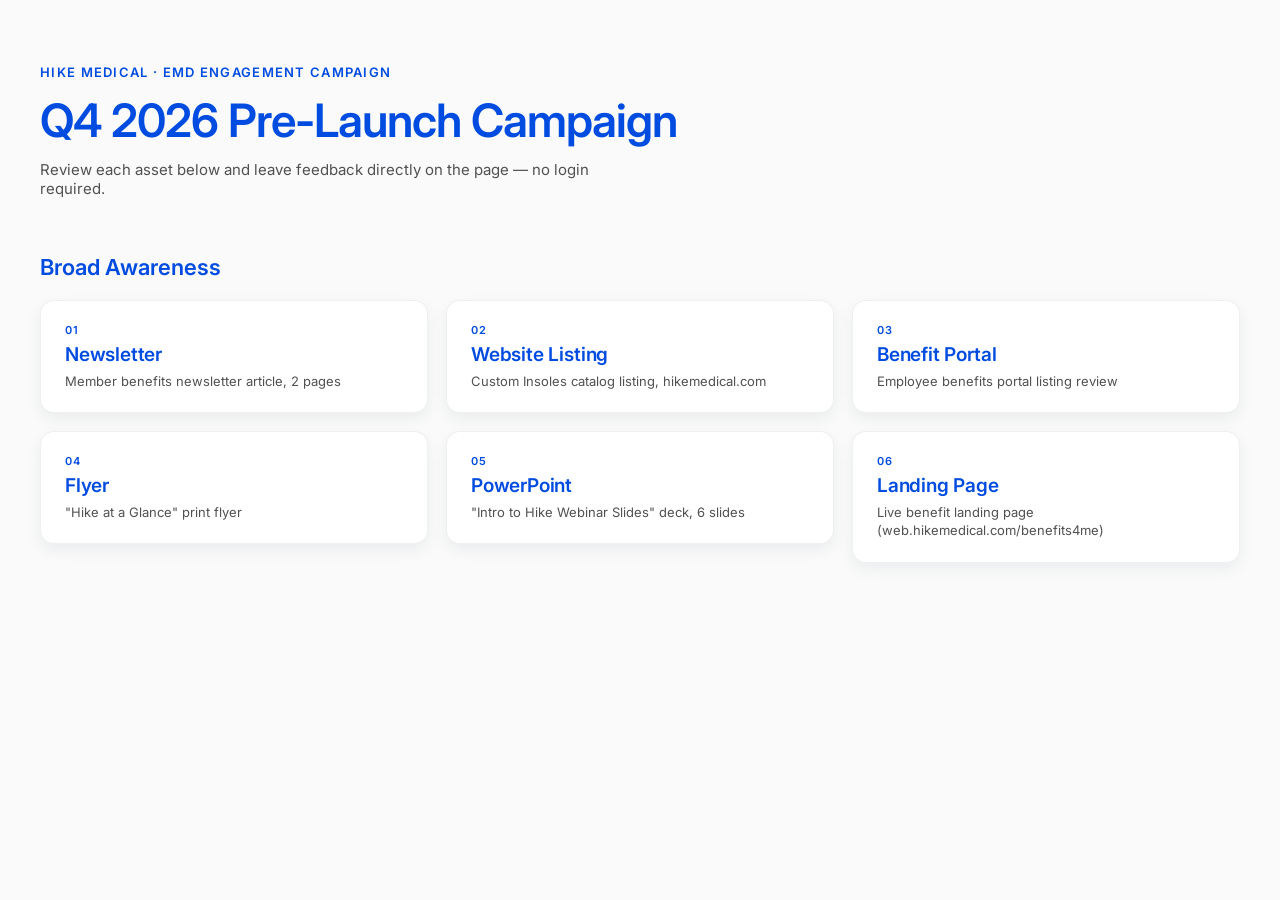
<file: index.html>
<!DOCTYPE html>
<html lang="en">
<head>
<meta charset="utf-8">
<meta name="viewport" content="width=device-width, initial-scale=1">
<title>EMD Q4 2026 Pre-Launch Campaign — Lookbook</title>
<link rel="preconnect" href="https://fonts.googleapis.com">
<link rel="preconnect" href="https://fonts.gstatic.com" crossorigin="">
<link href="https://fonts.googleapis.com/css2?family=Inter:wght@400;500;600&display=swap" rel="stylesheet">
<style>
  body { margin: 0; background: #F9FAF9; font-family: 'Inter', 'Helvetica Neue', Arial, sans-serif; }
  a { text-decoration: none; }
  .card { display:flex; flex-direction:column; gap:6px; background:#fff; border-radius:14px; padding:22px 24px; box-shadow:0 6px 16px rgba(0,20,66,0.06); border:1px solid rgba(0,0,0,0.06); transition:box-shadow 0.2s, transform 0.2s; }
  .card:hover { box-shadow:0 14px 32px rgba(0,20,66,0.14); transform:translateY(-2px); }
  .grid { display:grid; grid-template-columns:repeat(3,1fr); gap:18px; }
  @media (max-width: 900px) { .grid { grid-template-columns:repeat(2,1fr); } }
  @media (max-width: 620px) { .grid { grid-template-columns:1fr; } }
  .tag { font-size:11px; font-weight:600; letter-spacing:0.06em; text-transform:uppercase; color:#004BE0; }
  .name { font-size:19px; font-weight:600; color:#004BE0; letter-spacing:-0.01em; }
  .desc { font-size:13px; color:#515151; line-height:1.4; }
</style>
</head>
<body>

<div style="max-width:1240px; margin:0 auto; padding:64px 40px 100px;">

  <div style="margin-bottom:56px;">
    <div style="font-size:13px; font-weight:600; letter-spacing:0.1em; text-transform:uppercase; color:#004BE0; margin-bottom:12px;">Hike Medical &middot; EMD Engagement Campaign</div>
    <h1 style="margin:0 0 12px; font-weight:600; font-size:46px; letter-spacing:-0.02em; color:#004BE0;">Q4 2026 Pre-Launch Campaign</h1>
    <p style="margin:0; font-size:15px; color:#515151; max-width:560px;">Review each asset below and leave feedback directly on the page — no login required.</p>
  </div>

  <div>
    <h2 style="font-weight:600; font-size:22px; color:#004BE0; margin:0 0 20px;">Broad Awareness</h2>
    <div class="grid">
      <a href="newsletter.html"><div class="card"><span class="tag">01</span><span class="name">Newsletter</span><span class="desc">Member benefits newsletter article, 2 pages</span></div></a>
      <a href="website-listing.html"><div class="card"><span class="tag">02</span><span class="name">Website Listing</span><span class="desc">Custom Insoles catalog listing, hikemedical.com</span></div></a>
      <a href="custom-insoles.html"><div class="card"><span class="tag">03</span><span class="name">Benefit Portal</span><span class="desc">Employee benefits portal listing review</span></div></a>
      <a href="flyer.html"><div class="card"><span class="tag">04</span><span class="name">Flyer</span><span class="desc">"Hike at a Glance" print flyer</span></div></a>
      <a href="powerpoint.html"><div class="card"><span class="tag">05</span><span class="name">PowerPoint</span><span class="desc">"Intro to Hike Webinar Slides" deck, 6 slides</span></div></a>
      <a href="https://web.hikemedical.com/benefits4me" target="_blank" rel="noopener"><div class="card"><span class="tag">06</span><span class="name">Landing Page</span><span class="desc">Live benefit landing page (web.hikemedical.com/benefits4me)</span></div></a>
    </div>
  </div>

</div>
</body>
</html>
</file>
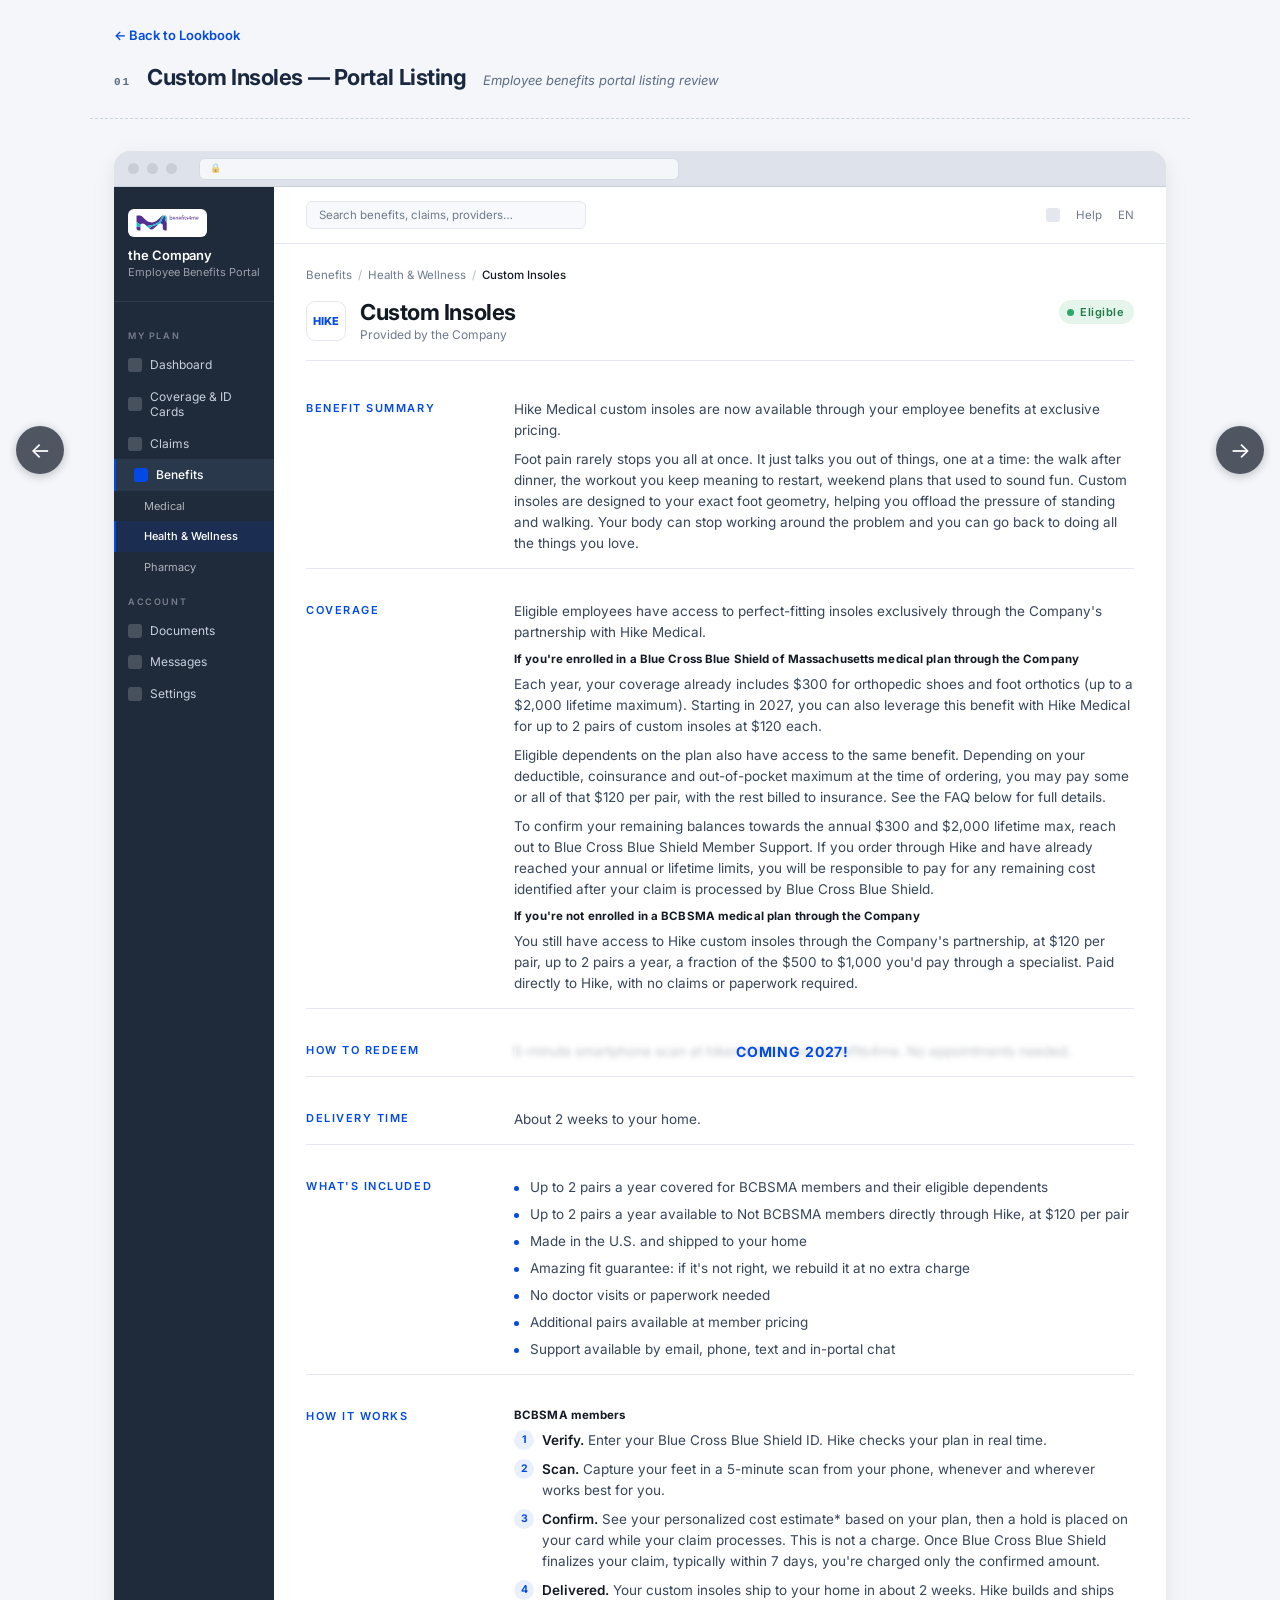
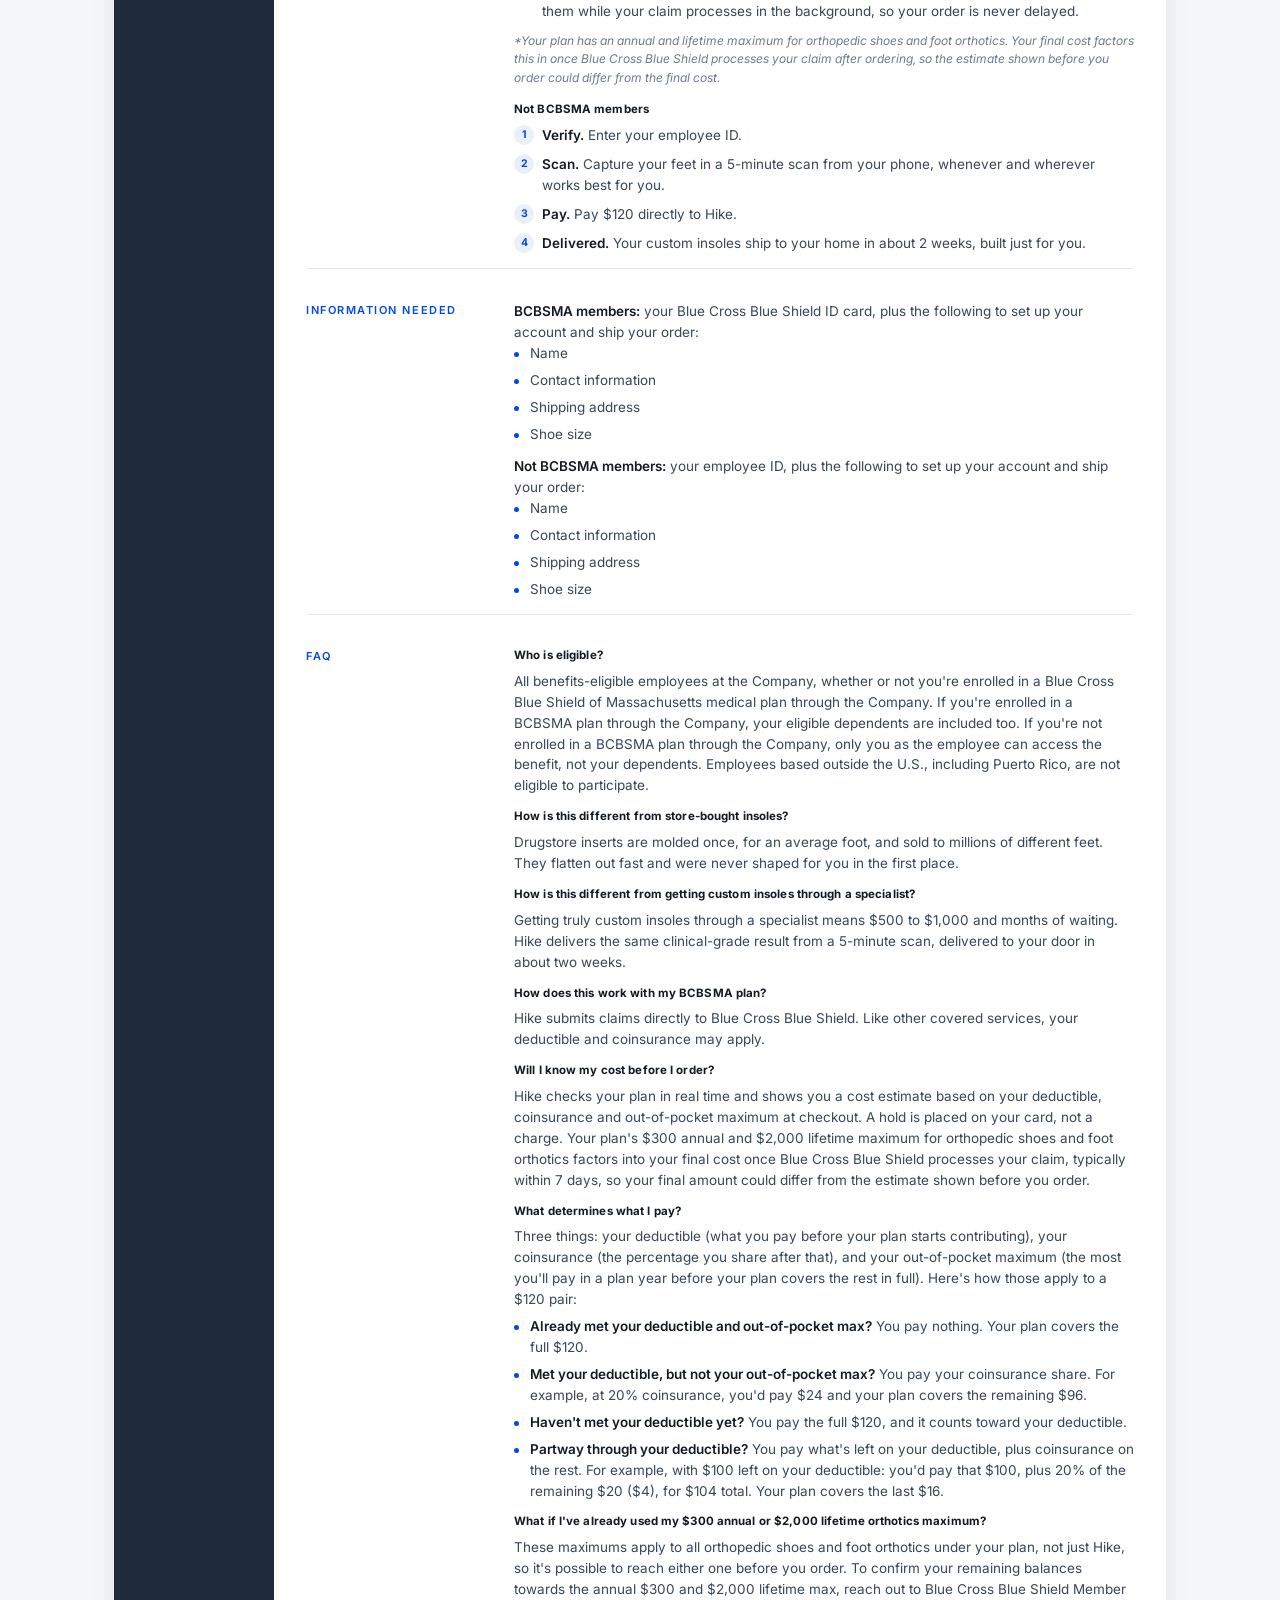
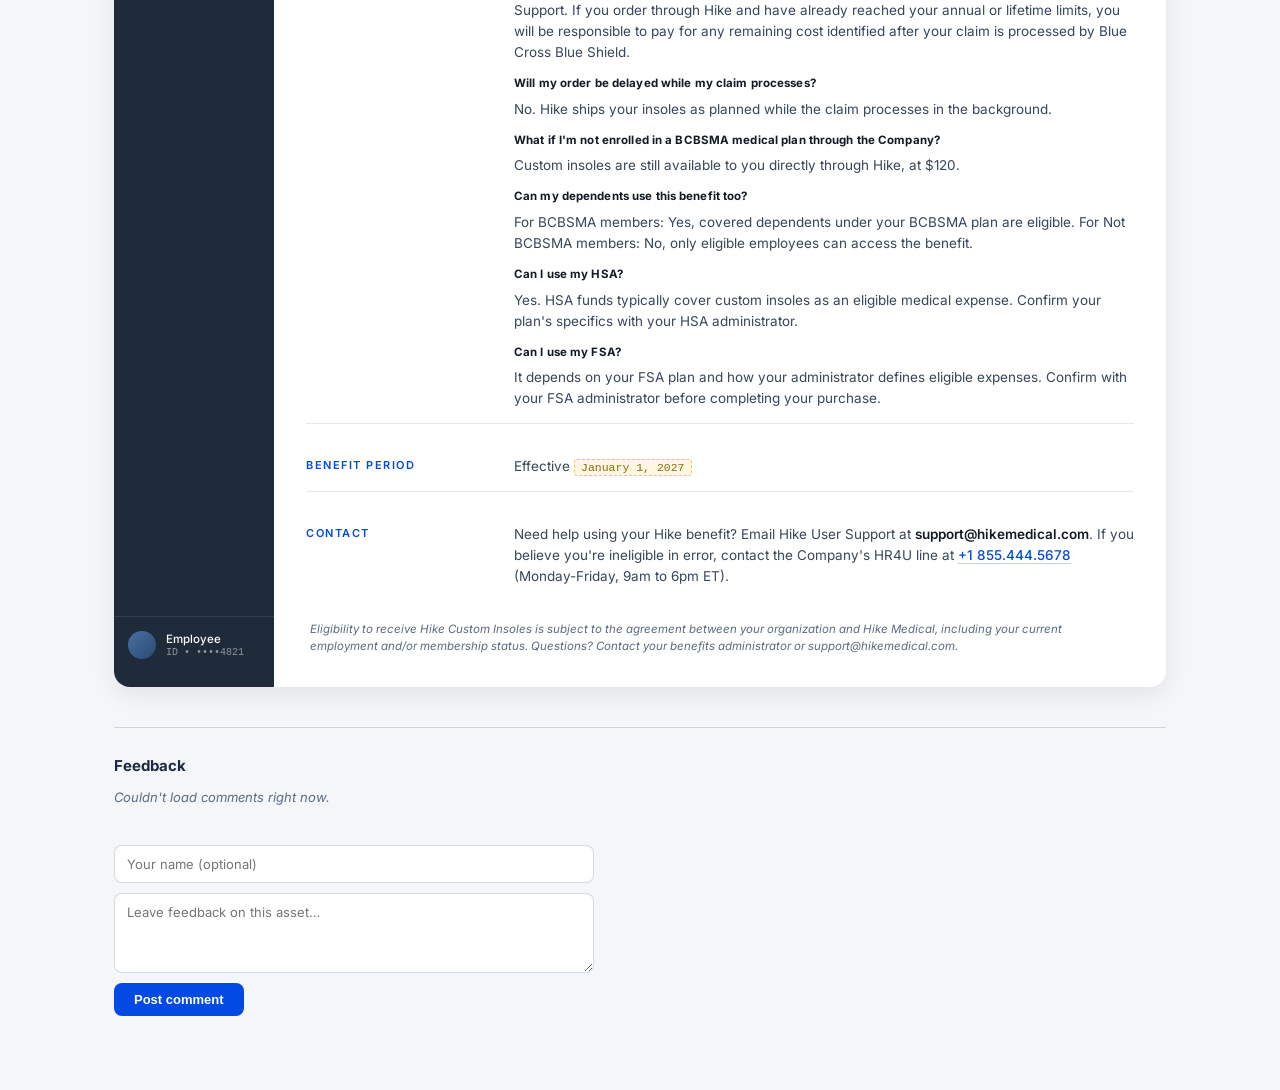
<file: custom-insoles.html>
<!DOCTYPE html>
<html lang="en">
<head>
<meta charset="utf-8">
<meta name="viewport" content="width=device-width,initial-scale=1">
<title>Custom Insoles — Portal Listing Review | EMD Lookbook</title>
<link rel="preconnect" href="https://fonts.googleapis.com">
<link rel="preconnect" href="https://fonts.gstatic.com" crossorigin="">
<link href="https://fonts.googleapis.com/css2?family=Inter:wght@400;500;600;700&display=swap" rel="stylesheet">
<link rel="stylesheet" href="css/style.css">
<style>
  :root {
    --primary-navy: #1A3A5C;
    --accent-blue:  #2D6BE4;
    --hike-blue:    #024AE3;
    --light-bg:     #F4F6F9;
    --canvas-p:     #F0F2F5;
    --paper-p:      #FFFFFF;
    --body-text:    #1A2840;
    --muted:        #5B6B82;
    --hairline-p:   rgba(26, 58, 92, 0.10);
    --hairline-strong-p: rgba(26, 58, 92, 0.18);

    --portal-bg:        #EEF1F5;
    --portal-surface:   #FFFFFF;
    --portal-rail:      #1F2A3A;
    --portal-rail-soft: #2A384B;
    --portal-rail-text: #C8D0DC;
    --portal-accent:    #024AE3;
    --portal-ink:       #131A24;
    --portal-ink-2:     #38465A;
    --portal-muted:     #6E7B8F;
    --portal-line:      #E4E8EE;
    --portal-row-alt:   #F7F9FC;
    --portal-eligible-bg: #E5F5EC;
    --portal-eligible-fg: #1F7A45;
    --portal-eligible-dot: #2EA868;
  }
  img { max-width: 100%; display: block; }

  .pair { display: grid; grid-template-columns: 1fr; gap: 40px; align-items: start; max-width: 1400px; }
  .col { display: flex; flex-direction: column; }

  .portal {
    background: var(--portal-bg);
    border-radius: 16px;
    overflow: hidden;
    box-shadow: 0 8px 24px rgba(0,0,0,0.08);
    display: grid;
    grid-template-columns: 160px 1fr;
    min-height: 880px;
  }

  .portal-window {
    grid-column: 1 / -1;
    height: 36px;
    background: #DEE3EB;
    border-bottom: 1px solid #C8CFD9;
    display: flex; align-items: center;
    padding: 0 14px;
    gap: 8px;
  }
  .portal-window .dot { width: 11px; height: 11px; border-radius: 50%; background: #C9CED6; }
  .portal-window .url {
    margin-left: 14px;
    background: #F4F6F9;
    border: 1px solid #D5DBE4;
    border-radius: 6px;
    height: 22px;
    flex: 1;
    max-width: 480px;
    display: flex; align-items: center;
    padding: 0 10px;
    font-family: ui-monospace,'SF Mono',Menlo,monospace;
    font-size: 11px;
    color: var(--portal-muted);
  }
  .portal-window .url::before { content: "🔒"; font-size: 9px; margin-right: 6px; opacity: 0.6; }

  .portal-rail { background: var(--portal-rail); color: var(--portal-rail-text); padding: 22px 0; display: flex; flex-direction: column; }
  .portal-rail .brand { padding: 0 14px 22px; border-bottom: 1px solid rgba(255,255,255,0.08); margin-bottom: 14px; }
  .portal-rail .brand .org-mark {
    width: 32px; height: 32px;
    background: var(--portal-accent);
    border-radius: 8px;
    display: flex; align-items: center; justify-content: center;
    color: #fff; font-weight: 700; font-size: 11px;
    letter-spacing: -0.01em;
    margin-bottom: 10px;
  }
  .portal-rail .brand .org-name { font-size: 13px; font-weight: 600; color: #fff; letter-spacing: -0.005em; }
  .portal-rail .brand .org-sub { font-size: 11px; color: rgba(255,255,255,0.55); margin-top: 2px; }
  .portal-rail .nav-label { font-size: 9px; letter-spacing: 0.18em; text-transform: uppercase; font-weight: 600; color: rgba(255,255,255,0.4); padding: 14px 14px 8px; }
  .portal-rail nav a { display: flex; align-items: center; gap: 8px; padding: 8px 14px; font-size: 12px; color: var(--portal-rail-text); text-decoration: none; line-height: 1.3; }
  .portal-rail nav a .icn { width: 14px; height: 14px; flex-shrink: 0; border-radius: 3px; background: rgba(255,255,255,0.18); }
  .portal-rail nav a.active { background: var(--portal-rail-soft); color: #fff; font-weight: 500; border-left: 2px solid var(--portal-accent); padding-left: 18px; }
  .portal-rail nav a.active .icn { background: var(--portal-accent); }
  .portal-rail nav a.sub { padding-left: 30px; font-size: 11px; color: rgba(255,255,255,0.65); }
  .portal-rail nav a.sub.active { color: #fff; font-weight: 500; background: rgba(2,74,227,0.14); border-left: 2px solid var(--portal-accent); padding-left: 28px; }

  .portal-rail .member-card { margin-top: auto; padding: 14px 14px 6px; border-top: 1px solid rgba(255,255,255,0.08); display: flex; align-items: center; gap: 10px; }
  .portal-rail .member-card .avatar { width: 28px; height: 28px; border-radius: 50%; background: linear-gradient(135deg, #4A6FA5, #2A4A6E); flex-shrink: 0; }
  .portal-rail .member-card .who { font-size: 11.5px; color: #fff; font-weight: 500; }
  .portal-rail .member-card .id { font-size: 10px; color: rgba(255,255,255,0.5); font-family: ui-monospace,'SF Mono',Menlo,monospace; margin-top: 1px; }

  .portal-main { background: var(--portal-surface); padding: 0; display: flex; flex-direction: column; }
  .portal-topbar { display: flex; align-items: center; justify-content: space-between; padding: 14px 32px; border-bottom: 1px solid var(--portal-line); font-size: 12px; color: var(--portal-muted); }
  .portal-topbar .search { background: var(--portal-row-alt); border: 1px solid var(--portal-line); border-radius: 6px; padding: 6px 12px; width: 280px; font-size: 11.5px; color: var(--portal-muted); }
  .portal-topbar .top-right { display: flex; align-items: center; gap: 16px; font-size: 11.5px; }
  .portal-topbar .bell { width: 14px; height: 14px; border-radius: 3px; background: var(--portal-line); }

  .portal-body { padding: 24px 32px 32px; flex: 1; }
  .portal-crumbs { font-size: 11.5px; color: var(--portal-muted); margin-bottom: 18px; display: flex; align-items: center; gap: 6px; flex-wrap: wrap; }
  .portal-crumbs .sep { opacity: 0.55; }
  .portal-crumbs .here { color: var(--portal-ink); font-weight: 500; }

  .portal-header { display: flex; align-items: flex-start; justify-content: space-between; gap: 24px; padding-bottom: 18px; border-bottom: 1px solid var(--portal-line); margin-bottom: 24px; }
  .portal-title-row { display: flex; align-items: center; gap: 14px; }
  .portal-title-row .logo-mark { width: 40px; height: 40px; border-radius: 9px; background: #fff; border: 1px solid var(--portal-line); display: flex; align-items: center; justify-content: center; flex-shrink: 0; overflow: hidden; }
  .portal-title h3 { font-size: 22px; font-weight: 700; letter-spacing: -0.02em; color: var(--portal-ink); line-height: 1.15; }
  .portal-title .vendor { font-size: 12px; color: var(--portal-muted); margin-top: 2px; }

  .pill-eligible { display: inline-flex; align-items: center; gap: 6px; background: var(--portal-eligible-bg); color: var(--portal-eligible-fg); font-size: 11px; font-weight: 600; letter-spacing: 0.04em; padding: 5px 10px 5px 8px; border-radius: 999px; flex-shrink: 0; }
  .pill-eligible::before { content: ""; width: 7px; height: 7px; border-radius: 50%; background: var(--portal-eligible-dot); }

  .dl { display: grid; grid-template-columns: 1fr; gap: 18px; }
  .dl .row { display: grid; grid-template-columns: 180px 1fr; gap: 28px; padding: 14px 0; border-bottom: 1px solid var(--portal-line); align-items: start; }
  .dl .row:last-of-type { border-bottom: none; }
  .dl dt { font-size: 11px; letter-spacing: 0.14em; text-transform: uppercase; color: var(--portal-accent); font-weight: 600; padding-top: 2px; }
  .dl dd { font-size: 13.5px; line-height: 1.55; color: var(--portal-ink-2); }
  .dl dd p + p { margin-top: 8px; }
  .dl dd ul { list-style: none; padding: 0; margin: 0; display: flex; flex-direction: column; gap: 6px; }
  .dl dd ul li { position: relative; padding-left: 16px; }
  .dl dd ul li::before { content: ""; position: absolute; left: 0; top: 9px; width: 5px; height: 5px; background: var(--portal-accent); border-radius: 50%; }
  .dl dd ol { list-style: none; padding: 0; margin: 0; counter-reset: step; display: flex; flex-direction: column; gap: 8px; }
  .dl dd ol li { counter-increment: step; position: relative; padding-left: 28px; }
  .dl dd ol li::before { content: counter(step); position: absolute; left: 0; top: 0; width: 20px; height: 20px; background: #EAF0FB; color: var(--portal-accent); font-size: 10.5px; font-weight: 700; border-radius: 50%; display: flex; align-items: center; justify-content: center; font-family: 'Inter', sans-serif; }
  .dl dd a.url-link { color: var(--portal-accent); text-decoration: none; font-weight: 500; border-bottom: 1px solid rgba(2,74,227,0.25); }
  .dl dd .placeholder { background: #FFF6E0; color: #8A6B12; font-family: ui-monospace,'SF Mono',Menlo,monospace; font-size: 11.5px; padding: 1px 6px; border-radius: 3px; border: 1px dashed #E8C868; }
  .dl dd .strong { color: var(--portal-ink); font-weight: 600; }
  .dl dd .subhead { display: block; font-size: 11.5px; font-weight: 700; color: var(--portal-ink); margin-bottom: 6px; letter-spacing: 0.01em; }

  .portal-footer-info { margin-top: 24px; padding: 14px 16px; background: var(--portal-row-alt); border: 1px solid var(--portal-line); border-radius: 8px; display: flex; align-items: flex-start; gap: 12px; font-size: 12px; color: var(--portal-muted); line-height: 1.5; }
  .portal-footer-info .ico { width: 16px; height: 16px; flex-shrink: 0; border-radius: 50%; background: var(--portal-line); color: var(--portal-muted); font-size: 10px; font-weight: 700; display: flex; align-items: center; justify-content: center; margin-top: 1px; }

  .portal-disclaimer { margin-top: 20px; font-size: 11.5px; font-style: italic; color: var(--muted); line-height: 1.5; padding: 0 4px; }
</style>
</head>
<body>

<div class="subpage-bar"><a href="index.html">← Back to Lookbook</a></div>
<div class="subpage-title">
  <span class="num">01</span>
  <h2>Custom Insoles — Portal Listing</h2>
  <span class="desc">Employee benefits portal listing review</span>
</div>

<div class="subpage-content">

  <div style="max-width:1400px; margin:0 auto;">
    <div class="portal">
            <div class="portal-window">
              <span class="dot"></span><span class="dot"></span><span class="dot"></span>
              <div class="url"></div>
            </div>

            <aside class="portal-rail">
              <div class="brand">
                <div style="background:#fff; border-radius:6px; padding:6px 8px; display:inline-flex; align-items:center; margin-bottom:10px;"><img src="assets/emd-logo.svg" alt="the Company" style="height:16px; width:auto; display:block;"></div>
                <div class="org-name">the Company</div>
                <div class="org-sub">Employee Benefits Portal</div>
              </div>
              <div class="nav-label">My Plan</div>
              <nav>
                <a href="#"><span class="icn"></span>Dashboard</a>
                <a href="#"><span class="icn"></span>Coverage &amp; ID Cards</a>
                <a href="#"><span class="icn"></span>Claims</a>
                <a href="#" class="active"><span class="icn"></span>Benefits</a>
                <a href="#" class="sub">Medical</a>
                <a href="#" class="sub active">Health &amp; Wellness</a>
                <a href="#" class="sub">Pharmacy</a>
              </nav>
              <div class="nav-label">Account</div>
              <nav>
                <a href="#"><span class="icn"></span>Documents</a>
                <a href="#"><span class="icn"></span>Messages</a>
                <a href="#"><span class="icn"></span>Settings</a>
              </nav>

              <div class="member-card">
                <div class="avatar"></div>
                <div>
                  <div class="who">Employee</div>
                  <div class="id">ID • ••••4821</div>
                </div>
              </div>
            </aside>

            <div class="portal-main">
              <div class="portal-topbar">
                <div class="search">Search benefits, claims, providers…</div>
                <div class="top-right">
                  <span class="bell"></span>
                  <span>Help</span>
                  <span>EN</span>
                </div>
              </div>

              <div class="portal-body">
                <div class="portal-crumbs">
                  <span>Benefits</span><span class="sep">/</span>
                  <span>Health &amp; Wellness</span><span class="sep">/</span>
                  <span class="here">Custom Insoles</span>
                </div>

                <div class="portal-header">
                  <div class="portal-title-row">
                    <div class="logo-mark"><span style="font-family:Inter,sans-serif;font-weight:800;font-size:11px;letter-spacing:-0.02em;color:#024AE3;">HIKE</span></div>
                    <div class="portal-title">
                      <h3>Custom Insoles</h3>
                      <div class="vendor">Provided by the Company</div>
                    </div>
                  </div>
                  <span class="pill-eligible">Eligible</span>
                </div>

                <dl class="dl">
                  <div class="row">
                    <dt>Benefit Summary</dt>
                    <dd>
                      <p>Hike Medical custom insoles are now available through your employee benefits at exclusive pricing.</p>
                      <p>Foot pain rarely stops you all at once. It just talks you out of things, one at a time: the walk after dinner, the workout you keep meaning to restart, weekend plans that used to sound fun. Custom insoles are designed to your exact foot geometry, helping you offload the pressure of standing and walking. Your body can stop working around the problem and you can go back to doing all the things you love.</p>
                    </dd>
                  </div>

                  <div class="row">
                    <dt>Coverage</dt>
                    <dd>
                      <p>Eligible employees have access to perfect-fitting insoles exclusively through the Company's partnership with Hike Medical.</p>
                      <p><span class="subhead">If you're enrolled in a Blue Cross Blue Shield of Massachusetts medical plan through the Company</span>Each year, your coverage already includes $300 for orthopedic shoes and foot orthotics (up to a $2,000 lifetime maximum). Starting in 2027, you can also leverage this benefit with Hike Medical for up to 2 pairs of custom insoles at $120 each.</p>
                      <p>Eligible dependents on the plan also have access to the same benefit. Depending on your deductible, coinsurance and out-of-pocket maximum at the time of ordering, you may pay some or all of that $120 per pair, with the rest billed to insurance. See the FAQ below for full details.</p>
                      <p>To confirm your remaining balances towards the annual $300 and $2,000 lifetime max, reach out to Blue Cross Blue Shield Member Support. If you order through Hike and have already reached your annual or lifetime limits, you will be responsible to pay for any remaining cost identified after your claim is processed by Blue Cross Blue Shield.</p>
                      <p><span class="subhead">If you're not enrolled in a BCBSMA medical plan through the Company</span>You still have access to Hike custom insoles through the Company's partnership, at $120 per pair, up to 2 pairs a year, a fraction of the $500 to $1,000 you'd pay through a specialist. Paid directly to Hike, with no claims or paperwork required.</p>
                    </dd>
                  </div>

                  <div class="row">
                    <dt>How to Redeem</dt>
                    <dd>
                      <div style="position:relative; display:inline-block; border-radius:6px;">
                        <div style="filter:blur(2.6px); opacity:0.72;">5-minute smartphone scan at hikemedical.com/benefits4me. No appointments needed.</div>
                        <div style="position:absolute; inset:0; display:flex; align-items:center; justify-content:center; background:rgba(255,255,255,0.55); border-radius:inherit; pointer-events:none;"><span style="font-weight:700; font-size:14px; letter-spacing:0.06em; color:var(--portal-accent); text-transform:uppercase; text-align:center;">Coming 2027!</span></div>
                      </div>
                    </dd>
                  </div>

                  <div class="row">
                    <dt>Delivery Time</dt>
                    <dd>About 2 weeks to your home.</dd>
                  </div>

                  <div class="row">
                    <dt>What's Included</dt>
                    <dd>
                      <ul>
                        <li>Up to 2 pairs a year covered for BCBSMA members and their eligible dependents</li>
                        <li>Up to 2 pairs a year available to Not BCBSMA members directly through Hike, at $120 per pair</li>
                        <li>Made in the U.S. and shipped to your home</li>
                        <li>Amazing fit guarantee: if it's not right, we rebuild it at no extra charge</li>
                        <li>No doctor visits or paperwork needed</li>
                        <li>Additional pairs available at member pricing</li>
                        <li>Support available by email, phone, text and in-portal chat</li>
                      </ul>
                    </dd>
                  </div>

                  <div class="row">
                    <dt>How It Works</dt>
                    <dd>
                      <p><span class="subhead">BCBSMA members</span></p>
                      <ol>
                        <li><span class="strong">Verify.</span> Enter your Blue Cross Blue Shield ID. Hike checks your plan in real time.</li>
                        <li><span class="strong">Scan.</span> Capture your feet in a 5-minute scan from your phone, whenever and wherever works best for you.</li>
                        <li><span class="strong">Confirm.</span> See your personalized cost estimate* based on your plan, then a hold is placed on your card while your claim processes. This is not a charge. Once Blue Cross Blue Shield finalizes your claim, typically within 7 days, you're charged only the confirmed amount.</li>
                        <li><span class="strong">Delivered.</span> Your custom insoles ship to your home in about 2 weeks. Hike builds and ships them while your claim processes in the background, so your order is never delayed.</li>
                      </ol>
                      <p style="margin-top:10px; font-size:12px; color:var(--portal-muted); font-style:italic;">*Your plan has an annual and lifetime maximum for orthopedic shoes and foot orthotics. Your final cost factors this in once Blue Cross Blue Shield processes your claim after ordering, so the estimate shown before you order could differ from the final cost.</p>
                      <p style="margin-top:14px;"><span class="subhead">Not BCBSMA members</span></p>
                      <ol>
                        <li><span class="strong">Verify.</span> Enter your employee ID.</li>
                        <li><span class="strong">Scan.</span> Capture your feet in a 5-minute scan from your phone, whenever and wherever works best for you.</li>
                        <li><span class="strong">Pay.</span> Pay $120 directly to Hike.</li>
                        <li><span class="strong">Delivered.</span> Your custom insoles ship to your home in about 2 weeks, built just for you.</li>
                      </ol>
                    </dd>
                  </div>

                  <div class="row">
                    <dt>Information Needed</dt>
                    <dd>
                      <p><span class="strong">BCBSMA members:</span> your Blue Cross Blue Shield ID card, plus the following to set up your account and ship your order:</p>
                      <ul>
                        <li>Name</li>
                        <li>Contact information</li>
                        <li>Shipping address</li>
                        <li>Shoe size</li>
                      </ul>
                      <p style="margin-top:12px;"><span class="strong">Not BCBSMA members:</span> your employee ID, plus the following to set up your account and ship your order:</p>
                      <ul>
                        <li>Name</li>
                        <li>Contact information</li>
                        <li>Shipping address</li>
                        <li>Shoe size</li>
                      </ul>
                    </dd>
                  </div>

                  <div class="row">
                    <dt>FAQ</dt>
                    <dd>
                      <p><span class="subhead">Who is eligible?</span>All benefits-eligible employees at the Company, whether or not you're enrolled in a Blue Cross Blue Shield of Massachusetts medical plan through the Company. If you're enrolled in a BCBSMA plan through the Company, your eligible dependents are included too. If you're not enrolled in a BCBSMA plan through the Company, only you as the employee can access the benefit, not your dependents. Employees based outside the U.S., including Puerto Rico, are not eligible to participate.</p>
                      <p style="margin-top:12px;"><span class="subhead">How is this different from store-bought insoles?</span>Drugstore inserts are molded once, for an average foot, and sold to millions of different feet. They flatten out fast and were never shaped for you in the first place.</p>
                      <p style="margin-top:12px;"><span class="subhead">How is this different from getting custom insoles through a specialist?</span>Getting truly custom insoles through a specialist means $500 to $1,000 and months of waiting. Hike delivers the same clinical-grade result from a 5-minute scan, delivered to your door in about two weeks.</p>
                      <p style="margin-top:12px;"><span class="subhead">How does this work with my BCBSMA plan?</span>Hike submits claims directly to Blue Cross Blue Shield. Like other covered services, your deductible and coinsurance may apply.</p>
                      <p style="margin-top:12px;"><span class="subhead">Will I know my cost before I order?</span>Hike checks your plan in real time and shows you a cost estimate based on your deductible, coinsurance and out-of-pocket maximum at checkout. A hold is placed on your card, not a charge. Your plan's $300 annual and $2,000 lifetime maximum for orthopedic shoes and foot orthotics factors into your final cost once Blue Cross Blue Shield processes your claim, typically within 7 days, so your final amount could differ from the estimate shown before you order.</p>
                      <p style="margin-top:12px;"><span class="subhead">What determines what I pay?</span>Three things: your deductible (what you pay before your plan starts contributing), your coinsurance (the percentage you share after that), and your out-of-pocket maximum (the most you'll pay in a plan year before your plan covers the rest in full). Here's how those apply to a $120 pair:</p>
                      <ul style="margin-top:6px;">
                        <li><span class="strong">Already met your deductible and out-of-pocket max?</span> You pay nothing. Your plan covers the full $120.</li>
                        <li><span class="strong">Met your deductible, but not your out-of-pocket max?</span> You pay your coinsurance share. For example, at 20% coinsurance, you'd pay $24 and your plan covers the remaining $96.</li>
                        <li><span class="strong">Haven't met your deductible yet?</span> You pay the full $120, and it counts toward your deductible.</li>
                        <li><span class="strong">Partway through your deductible?</span> You pay what's left on your deductible, plus coinsurance on the rest. For example, with $100 left on your deductible: you'd pay that $100, plus 20% of the remaining $20 ($4), for $104 total. Your plan covers the last $16.</li>
                      </ul>
                      <p style="margin-top:12px;"><span class="subhead">What if I've already used my $300 annual or $2,000 lifetime orthotics maximum?</span>These maximums apply to all orthopedic shoes and foot orthotics under your plan, not just Hike, so it's possible to reach either one before you order. To confirm your remaining balances towards the annual $300 and $2,000 lifetime max, reach out to Blue Cross Blue Shield Member Support. If you order through Hike and have already reached your annual or lifetime limits, you will be responsible to pay for any remaining cost identified after your claim is processed by Blue Cross Blue Shield.</p>
                      <p style="margin-top:12px;"><span class="subhead">Will my order be delayed while my claim processes?</span>No. Hike ships your insoles as planned while the claim processes in the background.</p>
                      <p style="margin-top:12px;"><span class="subhead">What if I'm not enrolled in a BCBSMA medical plan through the Company?</span>Custom insoles are still available to you directly through Hike, at $120.</p>
                      <p style="margin-top:12px;"><span class="subhead">Can my dependents use this benefit too?</span>For BCBSMA members: Yes, covered dependents under your BCBSMA plan are eligible. For Not BCBSMA members: No, only eligible employees can access the benefit.</p>
                      <p style="margin-top:12px;"><span class="subhead">Can I use my HSA?</span>Yes. HSA funds typically cover custom insoles as an eligible medical expense. Confirm your plan's specifics with your HSA administrator.</p>
                      <p style="margin-top:12px;"><span class="subhead">Can I use my FSA?</span>It depends on your FSA plan and how your administrator defines eligible expenses. Confirm with your FSA administrator before completing your purchase.</p>
                    </dd>
                  </div>

                  <div class="row">
                    <dt>Benefit Period</dt>
                    <dd>Effective <span class="placeholder">January 1, 2027</span></dd>
                  </div>

                  <div class="row">
                    <dt>Contact</dt>
                    <dd>Need help using your Hike benefit? Email Hike User Support at <span class="strong">support@hikemedical.com</span>. If you believe you're ineligible in error, contact the Company's HR4U line at <a class="url-link" href="tel:+18554445678">+1 855.444.5678</a> (Monday-Friday, 9am to 6pm ET).</dd>
                  </div>
                </dl>

                <p class="portal-disclaimer">
                  Eligibility to receive Hike Custom Insoles is subject to the agreement between your organization and Hike Medical, including your current employment and/or membership status. Questions? Contact your benefits administrator or support@hikemedical.com.
                </p>
              </div>
            </div>
          </div>
    </div>

  <div id="comments-root" data-page="custom-insoles"></div>
</div>

<script src="js/comments-config.js"></script>
<script src="js/comments.js"></script>
<script src="js/nav.js"></script>
</body>
</html>
</file>
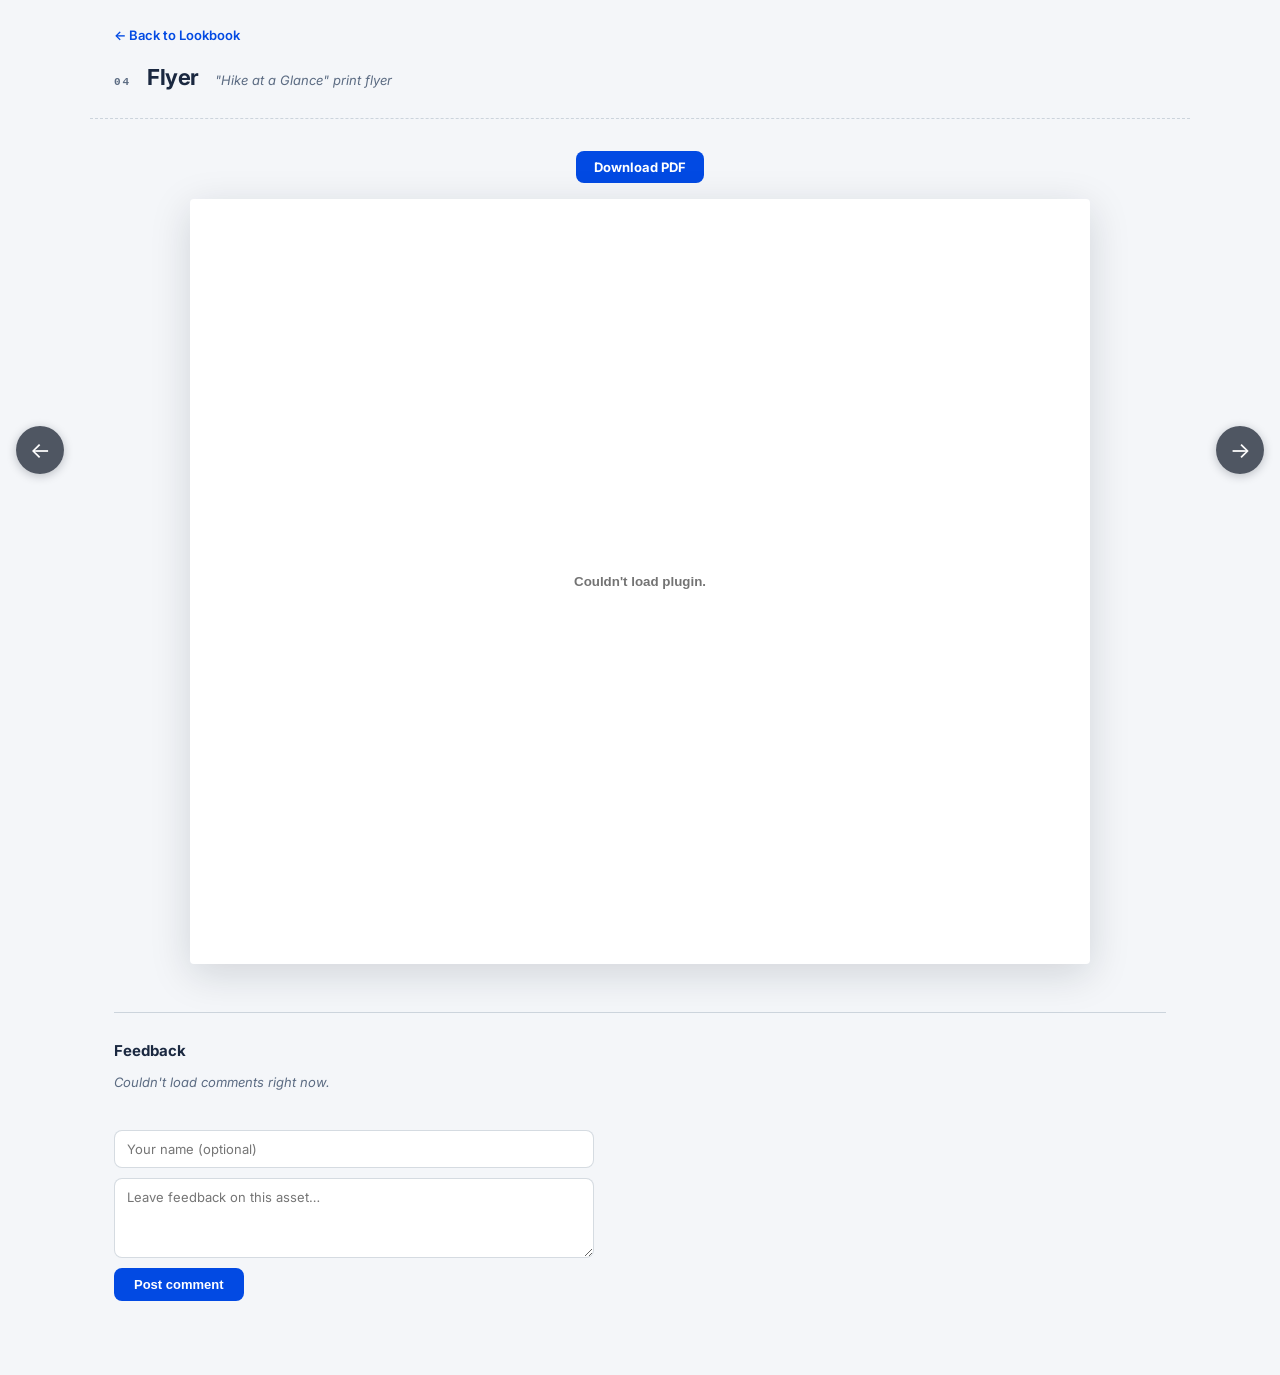
<file: flyer.html>
<!DOCTYPE html>
<html lang="en">
<head>
<meta charset="utf-8">
<meta name="viewport" content="width=device-width,initial-scale=1">
<title>Flyer | EMD Lookbook</title>
<link rel="preconnect" href="https://fonts.googleapis.com">
<link rel="preconnect" href="https://fonts.gstatic.com" crossorigin="">
<link href="https://fonts.googleapis.com/css2?family=Inter:wght@400;500;600;700&display=swap" rel="stylesheet">
<link rel="stylesheet" href="css/style.css">
<style>
  .doc-download { text-align:center; margin-bottom: 16px; }
  .doc-download a { display:inline-block; font-size:13px; font-weight:700; color:#fff; background:var(--client-accent); padding:8px 18px; border-radius:8px; text-decoration:none; }
  .doc-viewer-wrap { display:flex; justify-content:center; padding: 0 0 8px; }
  .doc-viewer-wrap embed { width:100%; max-width:900px; height:85vh; border:none; box-shadow:0 10px 40px rgba(16,24,40,0.15); background:#fff; border-radius:4px; }
</style>
</head>
<body>

<div class="subpage-bar"><a href="index.html">← Back to Lookbook</a></div>
<div class="subpage-title">
  <span class="num">04</span>
  <h2>Flyer</h2>
  <span class="desc">"Hike at a Glance" print flyer</span>
</div>

<div class="subpage-content">
  <div class="doc-download"><a href="EMD%20Hike%20at%20a%20Glance%20Flyer.pdf" download>Download PDF</a></div>
  <div class="doc-viewer-wrap">
    <embed src="EMD%20Hike%20at%20a%20Glance%20Flyer.pdf" type="application/pdf">
  </div>

  <div id="comments-root" data-page="flyer"></div>
</div>

<script src="js/comments-config.js"></script>
<script src="js/comments.js"></script>
<script src="js/nav.js"></script>
</body>
</html>
</file>
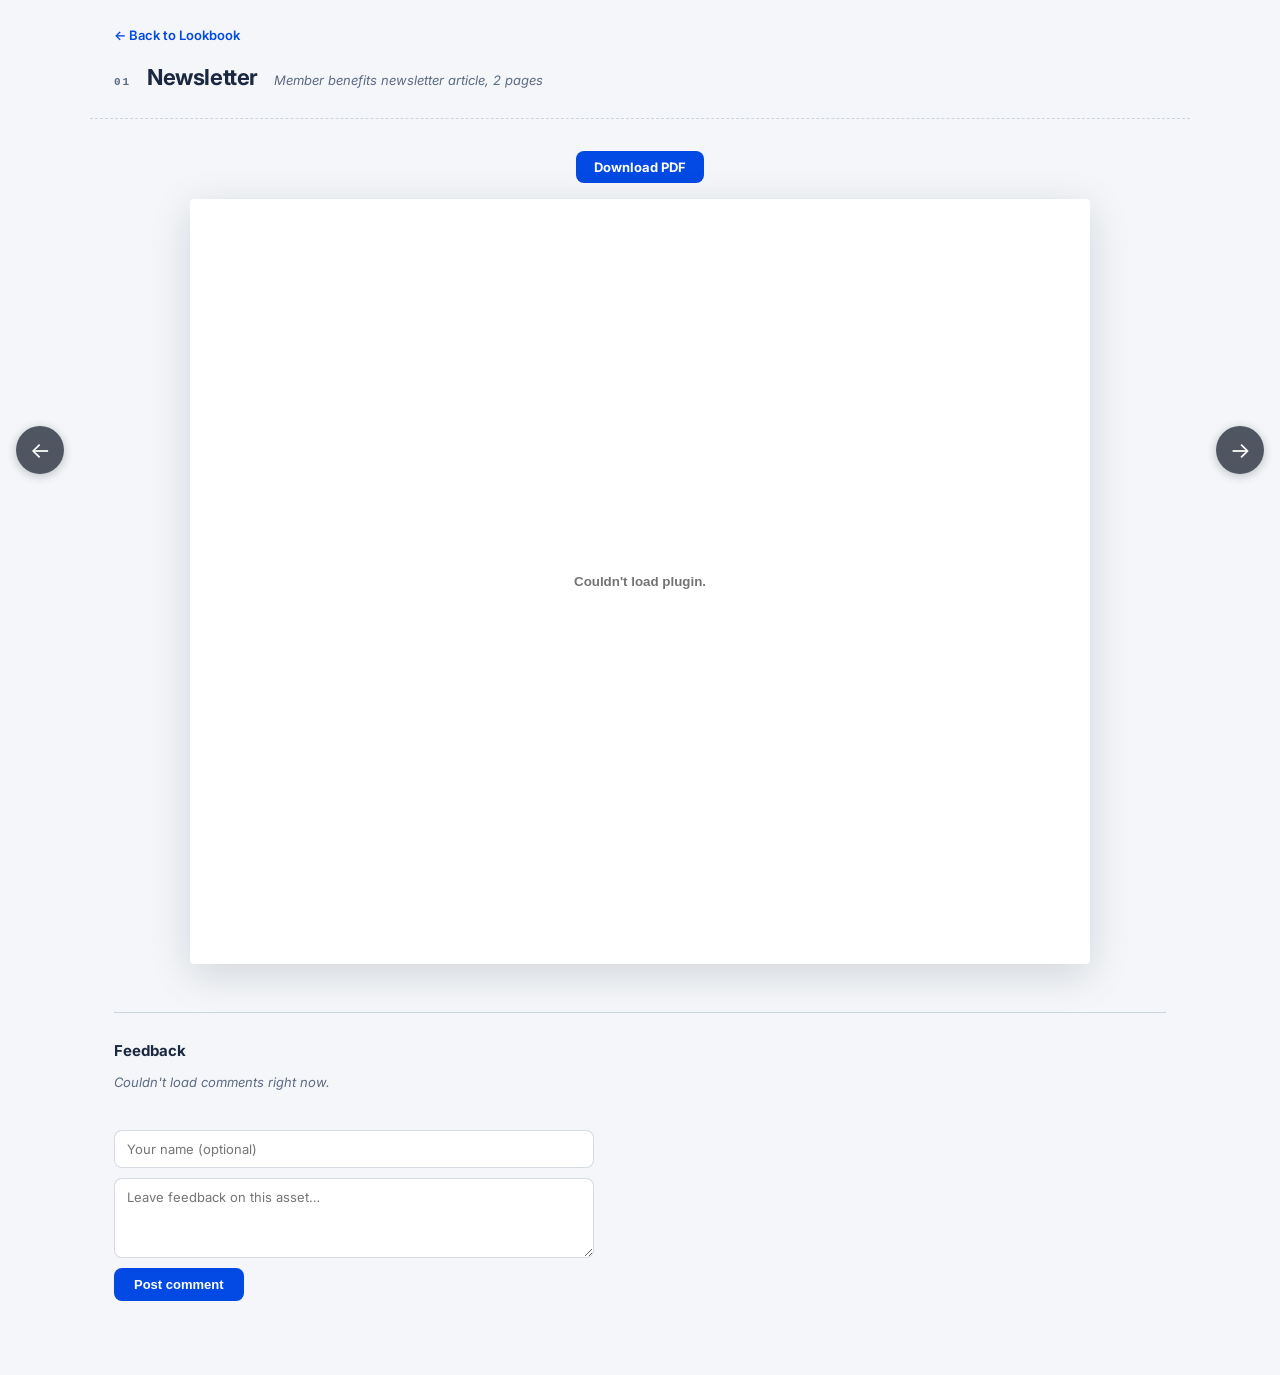
<file: newsletter.html>
<!DOCTYPE html>
<html lang="en">
<head>
<meta charset="utf-8">
<meta name="viewport" content="width=device-width,initial-scale=1">
<title>Newsletter | EMD Lookbook</title>
<link rel="preconnect" href="https://fonts.googleapis.com">
<link rel="preconnect" href="https://fonts.gstatic.com" crossorigin="">
<link href="https://fonts.googleapis.com/css2?family=Inter:wght@400;500;600;700&display=swap" rel="stylesheet">
<link rel="stylesheet" href="css/style.css">
<style>
  .doc-download { text-align:center; margin-bottom: 16px; }
  .doc-download a { display:inline-block; font-size:13px; font-weight:700; color:#fff; background:var(--client-accent); padding:8px 18px; border-radius:8px; text-decoration:none; }
  .doc-viewer-wrap { display:flex; justify-content:center; padding: 0 0 8px; }
  .doc-viewer-wrap embed { width:100%; max-width:900px; height:85vh; border:none; box-shadow:0 10px 40px rgba(16,24,40,0.15); background:#fff; border-radius:4px; }
</style>
</head>
<body>

<div class="subpage-bar"><a href="index.html">← Back to Lookbook</a></div>
<div class="subpage-title">
  <span class="num">01</span>
  <h2>Newsletter</h2>
  <span class="desc">Member benefits newsletter article, 2 pages</span>
</div>

<div class="subpage-content">
  <div class="doc-download"><a href="EMD%20Newsletter%20Article.pdf" download>Download PDF</a></div>
  <div class="doc-viewer-wrap">
    <embed src="EMD%20Newsletter%20Article.pdf" type="application/pdf">
  </div>

  <div id="comments-root" data-page="newsletter"></div>
</div>

<script src="js/comments-config.js"></script>
<script src="js/comments.js"></script>
<script src="js/nav.js"></script>
</body>
</html>
</file>
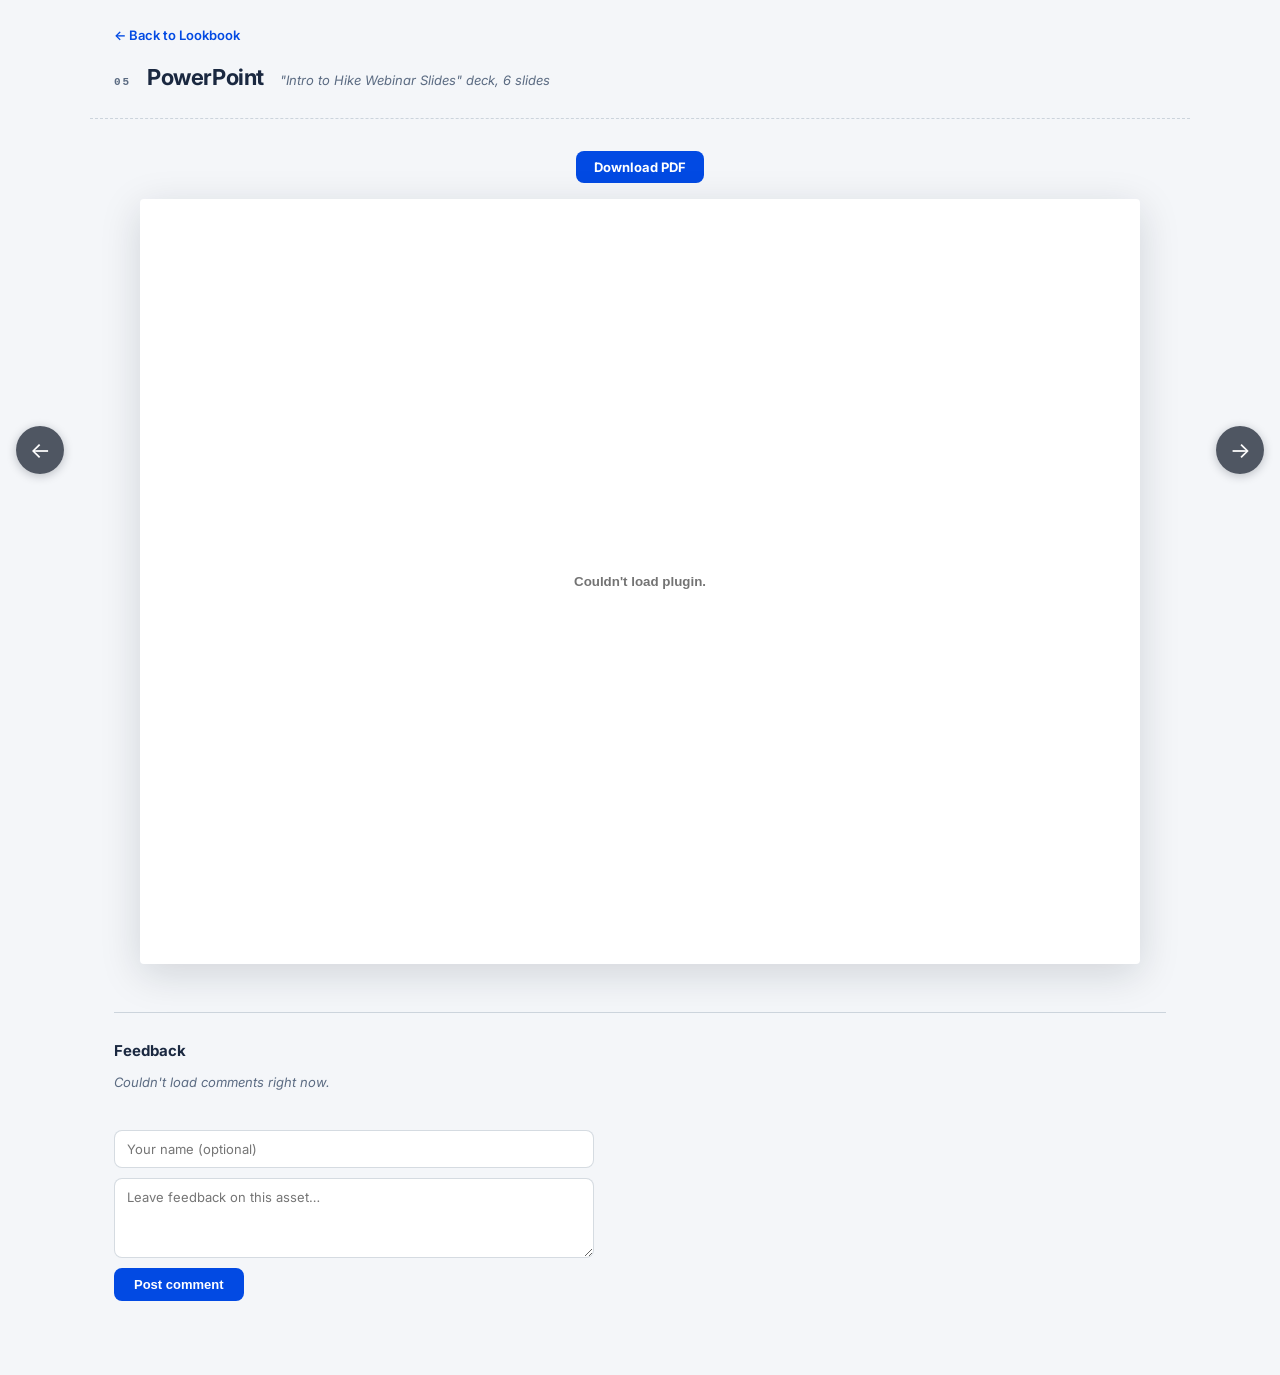
<file: powerpoint.html>
<!DOCTYPE html>
<html lang="en">
<head>
<meta charset="utf-8">
<meta name="viewport" content="width=device-width,initial-scale=1">
<title>PowerPoint | EMD Lookbook</title>
<link rel="preconnect" href="https://fonts.googleapis.com">
<link rel="preconnect" href="https://fonts.gstatic.com" crossorigin="">
<link href="https://fonts.googleapis.com/css2?family=Inter:wght@400;500;600;700&display=swap" rel="stylesheet">
<link rel="stylesheet" href="css/style.css">
<style>
  .doc-download { text-align:center; margin-bottom: 16px; }
  .doc-download a { display:inline-block; font-size:13px; font-weight:700; color:#fff; background:var(--client-accent); padding:8px 18px; border-radius:8px; text-decoration:none; }
  .doc-viewer-wrap { display:flex; justify-content:center; padding: 0 0 8px; }
  .doc-viewer-wrap embed { width:100%; max-width:1000px; height:85vh; border:none; box-shadow:0 10px 40px rgba(16,24,40,0.15); background:#fff; border-radius:4px; }
</style>
</head>
<body>

<div class="subpage-bar"><a href="index.html">← Back to Lookbook</a></div>
<div class="subpage-title">
  <span class="num">05</span>
  <h2>PowerPoint</h2>
  <span class="desc">"Intro to Hike Webinar Slides" deck, 6 slides</span>
</div>

<div class="subpage-content">
  <div class="doc-download"><a href="Intro%20to%20Hike%20Webinar%20Slides.pdf" download>Download PDF</a></div>
  <div class="doc-viewer-wrap">
    <embed src="Intro%20to%20Hike%20Webinar%20Slides.pdf" type="application/pdf">
  </div>

  <div id="comments-root" data-page="powerpoint"></div>
</div>

<script src="js/comments-config.js"></script>
<script src="js/comments.js"></script>
<script src="js/nav.js"></script>
</body>
</html>
</file>
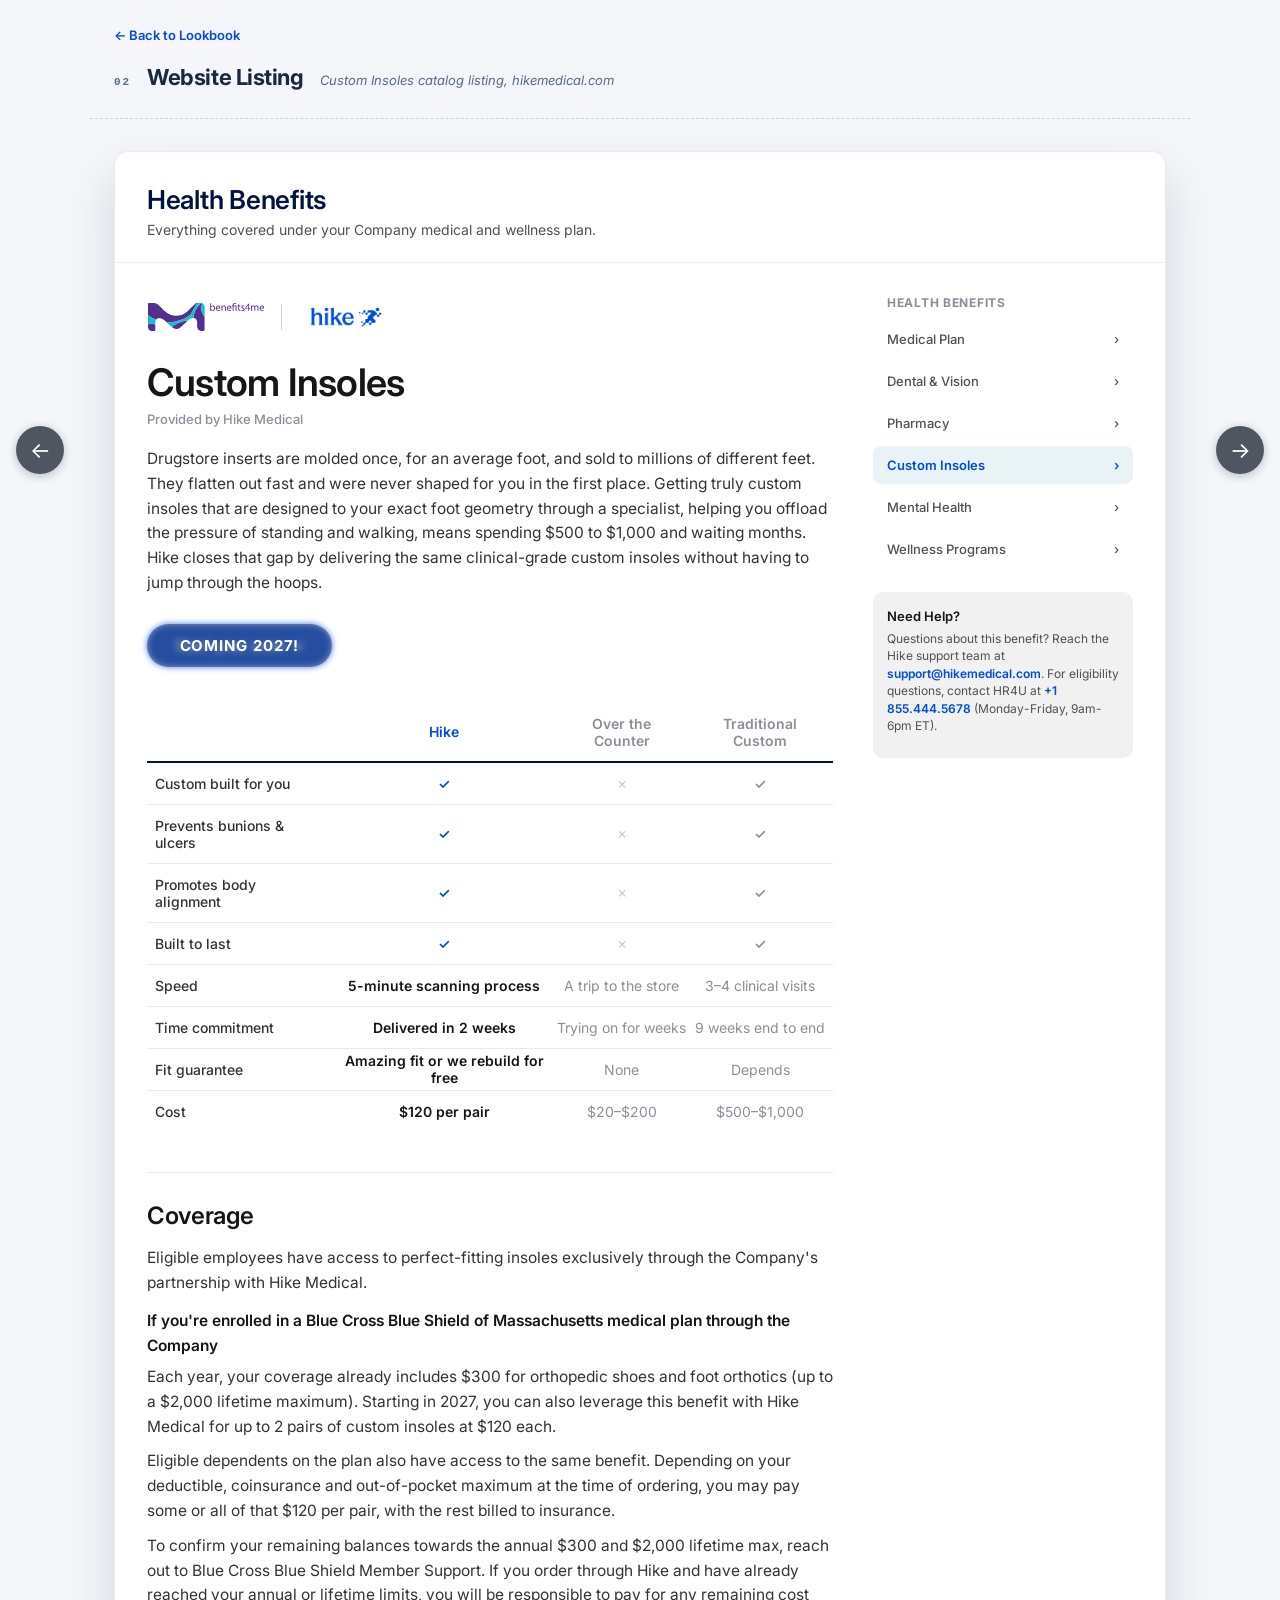
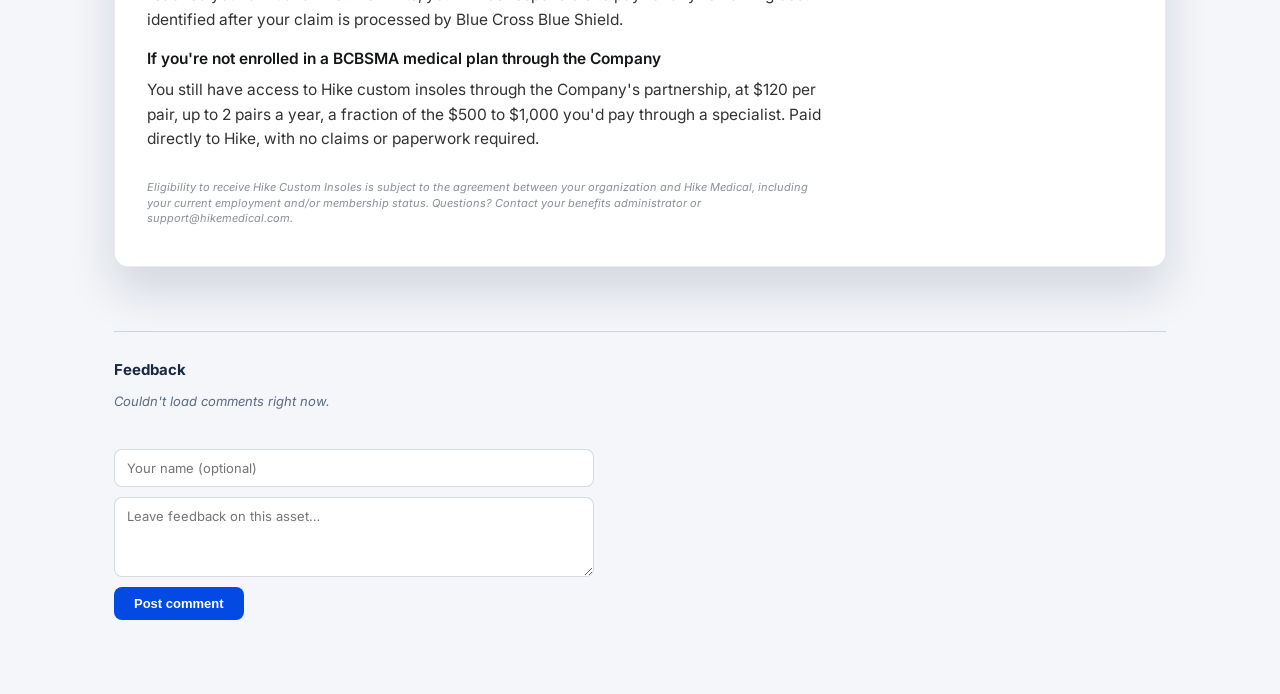
<file: website-listing.html>
<!DOCTYPE html>
<html lang="en">
<head>
<meta charset="utf-8">
<meta name="viewport" content="width=device-width,initial-scale=1">
<title>Website Listing | EMD Lookbook</title>
<link rel="preconnect" href="https://fonts.googleapis.com">
<link rel="preconnect" href="https://fonts.gstatic.com" crossorigin="">
<link href="https://fonts.googleapis.com/css2?family=Inter:wght@400;500;600&display=swap" rel="stylesheet">
<link rel="stylesheet" href="css/style.css">
<style>
  .wl-wrap { display:flex; justify-content:center; padding: 0 0 24px; }
  .wl-card { width:100%; max-width:1180px; background:#fff; border-radius:14px; box-shadow:0 24px 48px rgba(0,20,66,0.14); overflow:hidden; border:1px solid rgba(0,0,0,0.08); }
  .wl-card a { color:#004BE0; }
  .wl-nav-link { display:flex; align-items:center; justify-content:space-between; padding:11px 14px; border-radius:8px; font-size:13px; font-weight:500; color:#515151; }
  .wl-nav-link.active { background:#E9F3F6; color:#004BE0; font-weight:600; }
</style>
</head>
<body>

<div class="subpage-bar"><a href="index.html">← Back to Lookbook</a></div>
<div class="subpage-title">
  <span class="num">02</span>
  <h2>Website Listing</h2>
  <span class="desc">Custom Insoles catalog listing, hikemedical.com</span>
</div>

<div class="subpage-content">

  <div class="wl-wrap">
  <div class="wl-card">

    <div style="padding:32px 32px 24px; border-bottom:1px solid rgba(0,0,0,0.06);">
      <h2 style="margin:0 0 6px; font-weight:600; font-size:26px; color:#001442; letter-spacing:-0.01em;">Health Benefits</h2>
      <div style="font-size:14px; color:#515151;">Everything covered under your Company medical and wellness plan.</div>
    </div>

    <div style="display:flex; gap:40px; padding:32px 32px 40px;">
      <div style="flex:1; min-width:0;">
        <div style="display:flex; align-items:center; gap:16px; margin-bottom:20px;">
          <img src="assets/emd-logo.svg" alt="the Company" style="height:30px; width:auto; display:block;">
          <span style="width:1px; height:26px; background:rgba(0,0,0,0.18); display:block;"></span>
          <img src="assets/hike-logo-blue.png" alt="Hike Medical" style="height:44px; width:auto; display:block;">
        </div>
        <h1 style="margin:0 0 6px; font-weight:600; font-size:38px; letter-spacing:-0.02em; color:#151619;">Custom Insoles</h1>
        <div style="font-size:13px; color:#8A8F99; font-weight:500; margin-bottom:20px;">Provided by Hike Medical</div>
        <p style="margin:0 0 28px; font-size:15.5px; line-height:1.6; color:#333; font-weight:400;">Drugstore inserts are molded once, for an average foot, and sold to millions of different feet. They flatten out fast and were never shaped for you in the first place. Getting truly custom insoles that are designed to your exact foot geometry through a specialist, helping you offload the pressure of standing and walking, means spending $500 to $1,000 and waiting months. Hike closes that gap by delivering the same clinical-grade custom insoles without having to jump through the hoops.</p>
        <span style="position:relative; display:inline-block; border-radius:999px;">
          <span style="display:inline-block; background:#004BE0; color:#fff; font-weight:600; font-size:15px; padding:12px 28px; border-radius:999px; filter:blur(3px); opacity:0.75;">Start your scan →</span>
          <div style="position:absolute; inset:0; display:flex; align-items:center; justify-content:center; background:rgba(0,20,66,0.42); border-radius:inherit; pointer-events:none;"><span style="font-weight:700; font-size:15px; letter-spacing:0.06em; color:#fff; text-transform:uppercase; text-align:center;">Coming 2027!</span></div>
        </span>

        <table style="width:100%; border-collapse:collapse; font-size:14px; margin-top:36px;">
          <thead>
            <tr style="border-bottom:2px solid #001442;">
              <td style="padding:12px 8px; font-weight:600; color:#151619;"></td>
              <td style="padding:12px 8px; font-weight:600; color:#004BE0; text-align:center;">Hike</td>
              <td style="padding:12px 8px; font-weight:600; color:#8A8F99; text-align:center;">Over the Counter</td>
              <td style="padding:12px 8px; font-weight:600; color:#8A8F99; text-align:center;">Traditional Custom</td>
            </tr>
          </thead>
          <tbody>
            <tr style="border-bottom:1px solid rgba(0,0,0,0.08);"><td style="padding:12px 8px; color:#333; font-weight:500;">Custom built for you</td><td style="text-align:center; color:#004BE0; font-weight:600;">✓</td><td style="text-align:center; color:#CCC;">✗</td><td style="text-align:center; color:#8A8F99; font-weight:600;">✓</td></tr>
            <tr style="border-bottom:1px solid rgba(0,0,0,0.08);"><td style="padding:12px 8px; color:#333; font-weight:500;">Prevents bunions &amp; ulcers</td><td style="text-align:center; color:#004BE0; font-weight:600;">✓</td><td style="text-align:center; color:#CCC;">✗</td><td style="text-align:center; color:#8A8F99; font-weight:600;">✓</td></tr>
            <tr style="border-bottom:1px solid rgba(0,0,0,0.08);"><td style="padding:12px 8px; color:#333; font-weight:500;">Promotes body alignment</td><td style="text-align:center; color:#004BE0; font-weight:600;">✓</td><td style="text-align:center; color:#CCC;">✗</td><td style="text-align:center; color:#8A8F99; font-weight:600;">✓</td></tr>
            <tr style="border-bottom:1px solid rgba(0,0,0,0.08);"><td style="padding:12px 8px; color:#333; font-weight:500;">Built to last</td><td style="text-align:center; color:#004BE0; font-weight:600;">✓</td><td style="text-align:center; color:#CCC;">✗</td><td style="text-align:center; color:#8A8F99; font-weight:600;">✓</td></tr>
            <tr style="border-bottom:1px solid rgba(0,0,0,0.08);"><td style="padding:12px 8px; color:#333; font-weight:500;">Speed</td><td style="text-align:center; color:#151619; font-weight:600;">5-minute scanning process</td><td style="text-align:center; color:#8A8F99;">A trip to the store</td><td style="text-align:center; color:#8A8F99;">3–4 clinical visits</td></tr>
            <tr style="border-bottom:1px solid rgba(0,0,0,0.08);"><td style="padding:12px 8px; color:#333; font-weight:500;">Time commitment</td><td style="text-align:center; color:#151619; font-weight:600;">Delivered in 2 weeks</td><td style="text-align:center; color:#8A8F99;">Trying on for weeks</td><td style="text-align:center; color:#8A8F99;">9 weeks end to end</td></tr>
            <tr style="border-bottom:1px solid rgba(0,0,0,0.08);"><td style="padding:12px 8px; color:#333; font-weight:500;">Fit guarantee</td><td style="text-align:center; color:#151619; font-weight:600;">Amazing fit or we rebuild for free</td><td style="text-align:center; color:#8A8F99;">None</td><td style="text-align:center; color:#8A8F99;">Depends</td></tr>
            <tr><td style="padding:12px 8px; color:#333; font-weight:500;">Cost</td><td style="text-align:center; color:#151619; font-weight:600;">$120 per pair</td><td style="text-align:center; color:#8A8F99;">$20–$200</td><td style="text-align:center; color:#8A8F99;">$500–$1,000</td></tr>
          </tbody>
        </table>

        <div style="margin-top:40px; padding-top:28px; border-top:1px solid rgba(0,0,0,0.08);">
          <h2 style="margin:0 0 16px; font-weight:600; font-size:24px; color:#151619; letter-spacing:-0.015em;">Coverage</h2>
          <div style="display:flex; flex-direction:column; gap:14px; font-size:15.5px; line-height:1.6; color:#333;">
            <p style="margin:0; font-size:15.5px; line-height:1.6; color:#333; font-weight:400;">Eligible employees have access to perfect-fitting insoles exclusively through the Company's partnership with Hike Medical.</p>
            <div>
              <div style="font-weight:600; font-size:15.5px; color:#151619; margin-bottom:6px;">If you're enrolled in a Blue Cross Blue Shield of Massachusetts medical plan through the Company</div>
              <p style="margin:0 0 10px; font-size:15.5px; line-height:1.6; color:#333; font-weight:400;">Each year, your coverage already includes $300 for orthopedic shoes and foot orthotics (up to a $2,000 lifetime maximum). Starting in 2027, you can also leverage this benefit with Hike Medical for up to 2 pairs of custom insoles at $120 each.</p>
              <p style="margin:0 0 10px; font-size:15.5px; line-height:1.6; color:#333; font-weight:400;">Eligible dependents on the plan also have access to the same benefit. Depending on your deductible, coinsurance and out-of-pocket maximum at the time of ordering, you may pay some or all of that $120 per pair, with the rest billed to insurance.</p>
              <p style="margin:0; font-size:15.5px; line-height:1.6; color:#333; font-weight:400;">To confirm your remaining balances towards the annual $300 and $2,000 lifetime max, reach out to Blue Cross Blue Shield Member Support. If you order through Hike and have already reached your annual or lifetime limits, you will be responsible to pay for any remaining cost identified after your claim is processed by Blue Cross Blue Shield.</p>
            </div>
            <div>
              <div style="font-weight:600; font-size:15.5px; color:#151619; margin-bottom:6px;">If you're not enrolled in a BCBSMA medical plan through the Company</div>
              <p style="margin:0; font-size:15.5px; line-height:1.6; color:#333; font-weight:400;">You still have access to Hike custom insoles through the Company's partnership, at $120 per pair, up to 2 pairs a year, a fraction of the $500 to $1,000 you'd pay through a specialist. Paid directly to Hike, with no claims or paperwork required.</p>
            </div>
          </div>
        </div>

        <p style="margin:28px 0 0; font-size:11px; line-height:1.4; color:#8A8F99; font-style:italic;">Eligibility to receive Hike Custom Insoles is subject to the agreement between your organization and Hike Medical, including your current employment and/or membership status. Questions? Contact your benefits administrator or support@hikemedical.com.</p>
      </div>

      <div style="width:260px; flex-shrink:0;">
        <div style="font-size:12px; font-weight:700; letter-spacing:0.06em; text-transform:uppercase; color:#8A8F99; margin-bottom:10px; padding:0 14px;">Health Benefits</div>
        <div style="display:flex; flex-direction:column; gap:4px; margin-bottom:24px;">
          <div class="wl-nav-link">Medical Plan<span>›</span></div>
          <div class="wl-nav-link">Dental &amp; Vision<span>›</span></div>
          <div class="wl-nav-link">Pharmacy<span>›</span></div>
          <div class="wl-nav-link active">Custom Insoles<span>›</span></div>
          <div class="wl-nav-link">Mental Health<span>›</span></div>
          <div class="wl-nav-link">Wellness Programs<span>›</span></div>
        </div>
        <div style="background:#F1F1F1; border-radius:10px; padding:16px 14px;">
          <div style="font-weight:600; font-size:13px; color:#151619; margin-bottom:6px;">Need Help?</div>
          <div style="font-size:12px; color:#515151; line-height:1.45; margin-bottom:8px;">Questions about this benefit? Reach the Hike support team at <span style="color:#004BE0; font-weight:600;">support@hikemedical.com</span>. For eligibility questions, contact HR4U at <span style="color:#004BE0; font-weight:600;">+1 855.444.5678</span> (Monday-Friday, 9am-6pm ET).</div>
        </div>
      </div>
    </div>

  </div>
  </div>

  <div id="comments-root" data-page="website-listing"></div>
</div>

<script src="js/comments-config.js"></script>
<script src="js/comments.js"></script>
<script src="js/nav.js"></script>
</body>
</html>
</file>
<file: css/style.css>
/* EMD Lookbook — shared styles */

:root {
  --client-accent: #024AE3;
  --client-accent-dark: #0139AD;
  --ink: #1A2840;
  --text-gray: #5B6B82;
  --hairline: rgba(26, 58, 92, 0.10);
  --hairline-strong: rgba(26, 58, 92, 0.18);
  --paper: #FFFFFF;
  --canvas: #F4F6F9;
}

* { box-sizing: border-box; margin: 0; padding: 0; }

html, body {
  background: var(--canvas);
  color: var(--ink);
  font-family: 'Inter', system-ui, sans-serif;
  -webkit-font-smoothing: antialiased;
}

img { max-width: 100%; display: block; }
a { color: var(--client-accent); }

/* ---------- Hub (index.html) ---------- */

.hub-shell { max-width: 1100px; margin: 0 auto; padding: 64px 24px 96px; }

.hub-header { text-align: center; margin-bottom: 56px; }
.hub-header .eyebrow {
  font-size: 11px; letter-spacing: 0.18em; text-transform: uppercase;
  font-weight: 600; color: var(--client-accent); margin-bottom: 10px;
}
.hub-header h1 { font-size: 32px; font-weight: 700; letter-spacing: -0.02em; margin-bottom: 10px; }
.hub-header p { font-size: 14px; color: var(--text-gray); max-width: 560px; margin: 0 auto; }

.card-grid {
  display: grid;
  grid-template-columns: repeat(auto-fill, minmax(260px, 1fr));
  gap: 20px;
}

.asset-card {
  display: block; text-decoration: none; color: inherit;
  background: var(--paper);
  border: 1px solid var(--hairline-strong);
  border-radius: 14px;
  padding: 22px 20px;
  transition: transform .15s, box-shadow .15s;
}
.asset-card:hover { transform: translateY(-2px); box-shadow: 0 10px 30px rgba(16,24,40,0.10); }
.asset-card .num {
  font-family: ui-monospace, 'SF Mono', Menlo, monospace;
  font-size: 11px; color: var(--text-gray); letter-spacing: 0.14em;
  text-transform: uppercase; font-weight: 600; display: block; margin-bottom: 10px;
}
.asset-card h3 { font-size: 17px; font-weight: 700; letter-spacing: -0.01em; margin-bottom: 6px; }
.asset-card p { font-size: 13px; color: var(--text-gray); line-height: 1.5; }

/* ---------- Subpage chrome (every asset page) ---------- */

.subpage-bar { max-width: 1100px; margin: 0 auto; padding: 24px 24px 0; }
.subpage-bar a {
  font-size: 13px; font-weight: 600; color: var(--client-accent); text-decoration: none;
}
.subpage-bar a:hover { text-decoration: underline; }

.subpage-title {
  max-width: 1100px; margin: 0 auto; padding: 20px 24px 28px;
  border-bottom: 1px dashed var(--hairline-strong);
  display: flex; align-items: baseline; gap: 16px; flex-wrap: wrap;
}
.subpage-title .num {
  font-family: ui-monospace, 'SF Mono', Menlo, monospace;
  font-size: 11px; color: var(--text-gray); letter-spacing: 0.18em;
  text-transform: uppercase; font-weight: 600;
}
.subpage-title h2 { font-size: 22px; font-weight: 700; letter-spacing: -0.02em; }
.subpage-title .desc { font-size: 13px; color: var(--text-gray); font-style: italic; }

.subpage-content { max-width: 1100px; margin: 0 auto; padding: 32px 24px 64px; }

/* ---------- Generic browser-chrome frame (HTML-recreation pattern) ---------- */

.frame { background: #F0F2F5; border-radius: 16px; overflow: hidden; box-shadow: 0 8px 24px rgba(0,0,0,0.08); }
.frame-chrome {
  height: 36px; background: #DEE3EB; border-bottom: 1px solid #C8CFD9;
  display: flex; align-items: center; padding: 0 14px; gap: 8px;
}
.frame-chrome .dot { width: 11px; height: 11px; border-radius: 50%; background: #C9CED6; }

/* ---------- Comment widget ---------- */

#comments-root { margin-top: 40px; padding-top: 28px; border-top: 1px solid var(--hairline-strong); }
.comments-heading { font-size: 15px; font-weight: 700; margin-bottom: 14px; }
.comments-list { display: flex; flex-direction: column; gap: 12px; margin-bottom: 20px; }
.comment-item {
  background: var(--paper); border: 1px solid var(--hairline);
  border-radius: 10px; padding: 12px 14px;
}
.comment-item .meta { display: flex; justify-content: space-between; gap: 12px; margin-bottom: 4px; }
.comment-item .name { font-size: 12.5px; font-weight: 700; color: var(--ink); }
.comment-item .time { font-size: 11.5px; color: var(--text-gray); }
.comment-item .text { font-size: 13px; line-height: 1.5; color: var(--ink); white-space: pre-wrap; }
.comments-empty { font-size: 13px; color: var(--text-gray); font-style: italic; margin-bottom: 20px; }

.comment-form { display: flex; flex-direction: column; gap: 10px; max-width: 480px; }
.comment-form input, .comment-form textarea {
  font-family: inherit; font-size: 13px; padding: 10px 12px;
  border: 1px solid var(--hairline-strong); border-radius: 8px; background: var(--paper); color: var(--ink);
}
.comment-form textarea { min-height: 80px; resize: vertical; }
.comment-form button {
  align-self: flex-start; font-size: 13px; font-weight: 700; color: #fff;
  background: var(--client-accent); border: none; border-radius: 8px;
  padding: 9px 20px; cursor: pointer;
}
.comment-form button:hover { background: var(--client-accent-dark); }
.comment-form button:disabled { opacity: 0.6; cursor: not-allowed; }
.comments-status { font-size: 12px; color: var(--text-gray); }
.comments-status.error { color: #B4232A; }
.comments-disabled-note {
  font-size: 12.5px; color: var(--text-gray); font-style: italic;
  background: #FFF6E0; border: 1px dashed #E8C868; border-radius: 8px; padding: 10px 14px;
}
</file>
